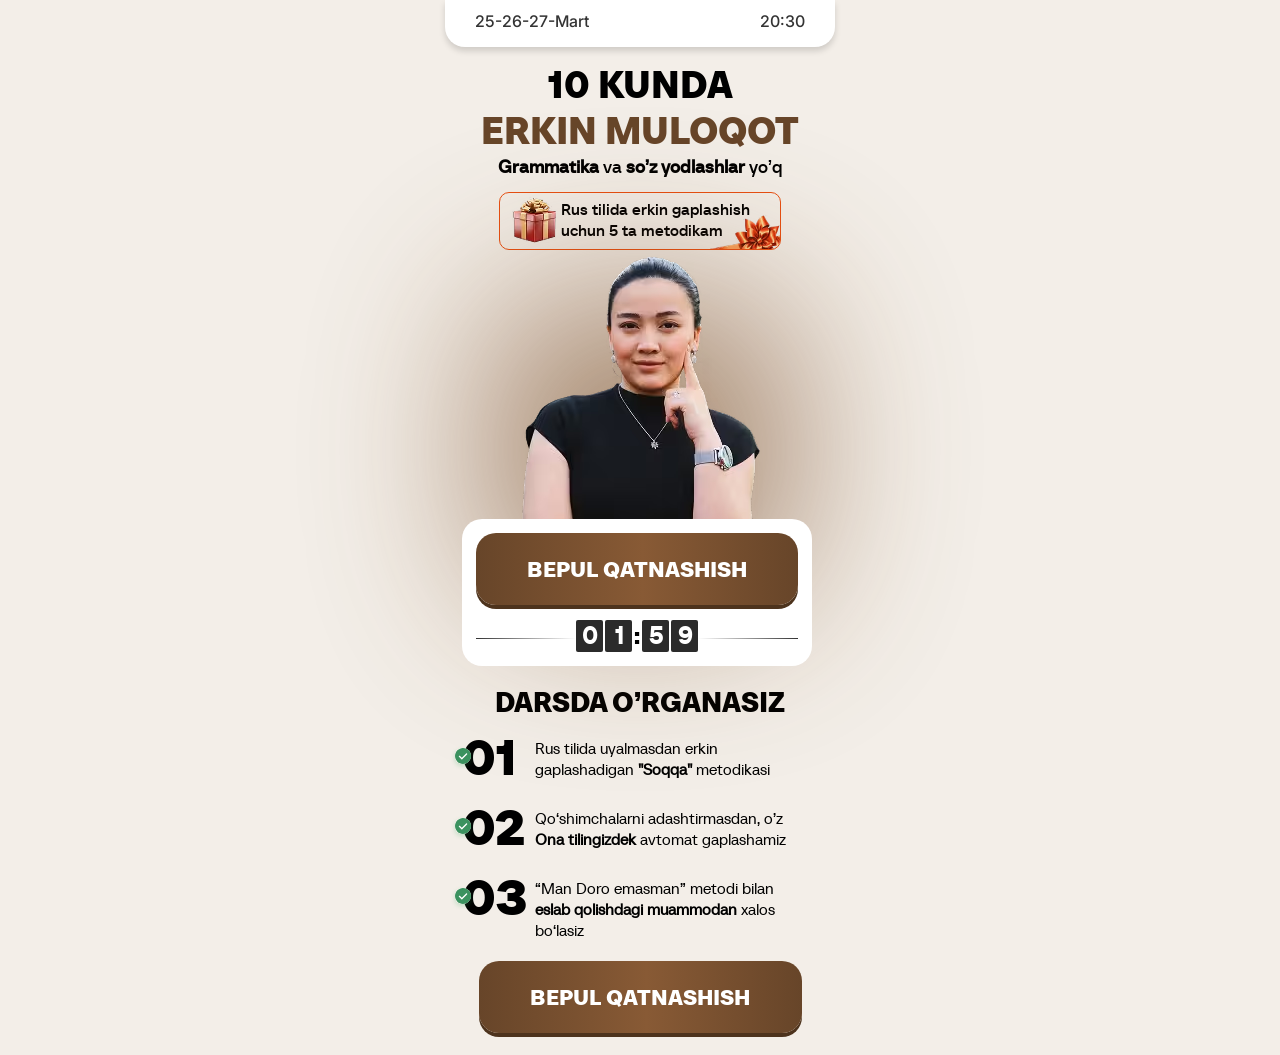
<file: b/index.html>
<!DOCTYPE html>
<html lang="en">

<head>
  <meta charset="UTF-8">
  <meta name="viewport" content="width=device-width, initial-scale=1.0">
  <title>b</title>
  <link rel="stylesheet" href="./css/main.css" media="print" onload="this.media='all'" />
  <noscript>
    <link rel="stylesheet" href="./css/main.css" />
  </noscript>

</head>

<body>

  <header class="header">
    <div class="header__container container">
      <p class="header__text">25-26-27-Mart</p>
      <p class="header__text">20:30</p>
    </div>
  </header>

  <section class="hero">
    <div class="hero__container container">
      <h1 class="title">10 kunda <br>
       <span>erkin muloqot</span></h1>
       <p class="hero__text"><b>Grammatika</b> va <b>so’z yodlashlar</b> yo’q</p>
        <div class="flex">
          <img src="./images/gift.avif" alt="img" class="gift" width="45" height="46" loading="lazy" decoding="async">
          <p class="flex__text">Rus tilida erkin gaplashish uchun 5 ta metodikam</p>
          <img src="./images/bantik.avif" alt="img" class="bantik" width="70" height="70" loading="lazy" decoding="async">
        </div>

        <div class="center">
          <div class="gradient">
            <img src="./images/logo.avif" alt="img" class="logo" width="245" height="305" fetchpriority="high" decoding="async">
          </div>
          <div class="center__bottom">
            <button class="btn">bepul qatnashish</button>
            <div class="timer-container">
              <div class="timer">
                <p class="timer__text"><span>0</span><span>1</span>:<span>5</span><span>9</span></p>
              </div>
            </div>
          </div>
        </div>

        <div class="bottom">
          <h2 class="bottom__title">darsda o’rganasiz</h2>
          <div class="bottom__flex">
            <h2 class="flex__title"><img src="./images/tiket.svg" alt="ticketImg" class="tiket">01</h2>
            <p class="bottom__text">Rus tilida uyalmasdan erkin gaplashadigan <b>"Soqqa"</b> metodikasi</p>
          </div>
          <div class="bottom__flex">
            <h2 class="flex__title"><img src="./images/tiket.svg" alt="ticketImg" class="tiket">02</h2>
            <p class="bottom__text">Qoʻshimchalarni adashtirmasdan, o’z <b>Ona tilingizdek</b> avtomat gaplashamiz</p>
          </div>
          <div class="bottom__flex">
            <h2 class="flex__title"><img src="./images/tiket.svg" alt="ticketImg" class="tiket">03</h2>
            <p class="bottom__text">“Man Doro emasman” metodi bilan <b>eslab qolishdagi muammodan</b> xalos boʻlasiz</p>
          </div>
           <button class="btn">bepul qatnashish</button>
        </div>
    </div>
  </section>

  <script src="./js/app.js"></script>

</body>

</html>
</file>
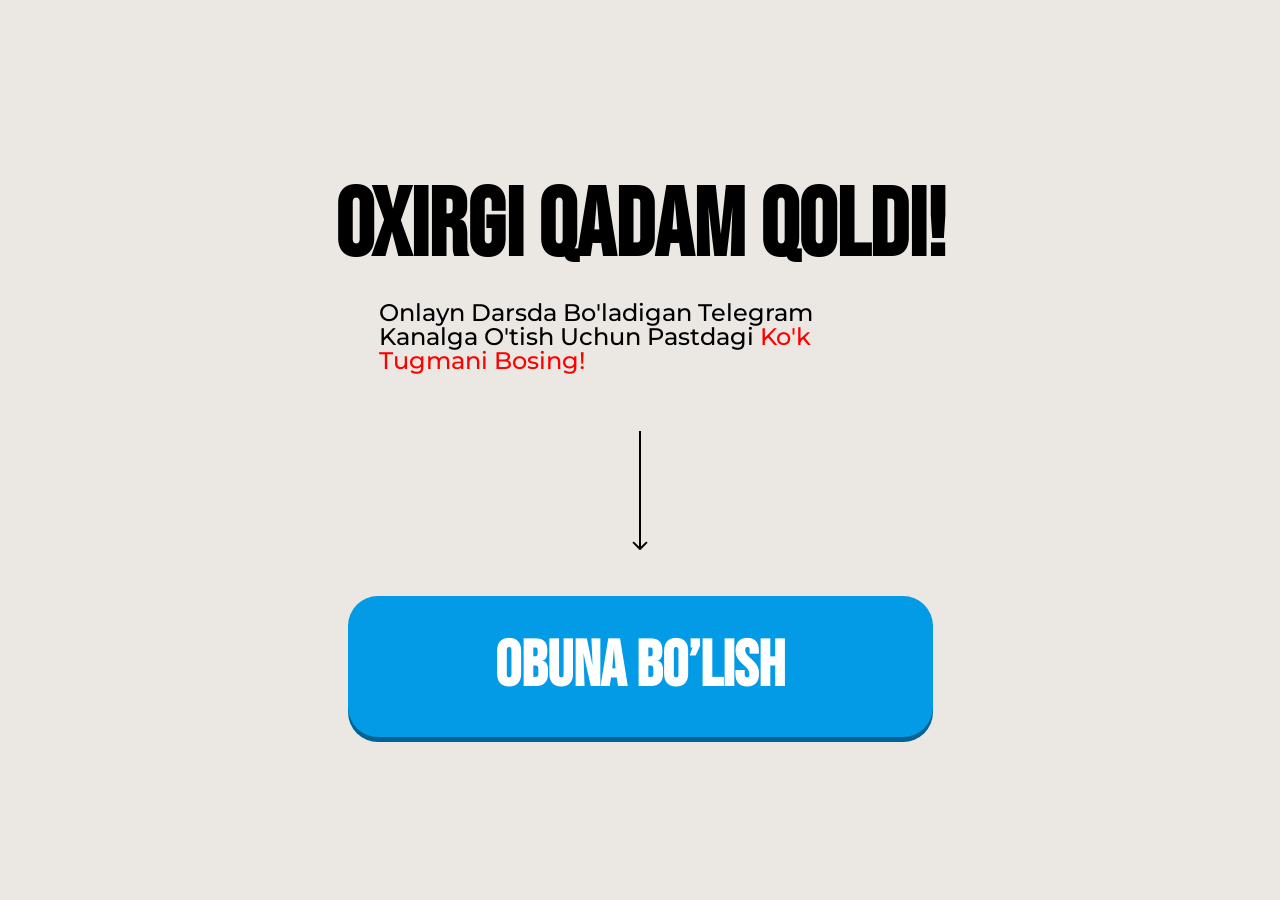
<file: a/thankYou.html>
<!DOCTYPE html>
<html lang="uz">
<head>
  <meta charset="UTF-8" />
  <meta name="viewport" content="width=device-width, initial-scale=1.0" />
  <title>Obuna Bo'lish</title>
  <style>* {margin: 0;padding: 0;box-sizing: border-box;}.header {padding-top: 0px;padding-bottom: 0px;background-color: #ebe8e3;min-height: 100vh;padding-top: 180px;}.header-container {margin-left: auto;margin-right: auto;max-width: 671px;width: 100%;display: flex;background-repeat: no-repeat;padding-left: 20px;padding-right: 20px;}.hero-left {max-width: 903px;width: 100%;display: flex;flex-direction: column;align-items: center;}.hero-title {font-family: "Bebas Neue", sans-serif;font-weight: 700;font-size: 96px;line-height: 100%;letter-spacing: 0%;text-align: center;margin-bottom: 25px;text-transform: uppercase;max-width: 622px;}.hero-text {font-family: "Montserrat", sans-serif;font-weight: 500;font-size: 24px;line-height: 100%;letter-spacing: 0%;margin-bottom: 58px;max-width: 522px;}.hero-text>span {color: #ff0000;}.hero-btn-box {max-width: 585px;width: 100%;}.hero-img {text-align: center;align-items: center;justify-content: center;margin-bottom: 46px;display: flex;margin-left: auto;margin-right: auto;}.hero-btn {display: flex;align-items: center;justify-content: center;font-family: "Bebas Neue", sans-serif;font-weight: 700;font-size: 64px;line-height: 100%;text-align: center;padding: 39px 0px 38px 0px;background-color: #039BE5; box-shadow: 0px 5px 0px 0px #006393;color: white;border-radius: 30px;max-width: 585px;width: 100%;border: none;text-transform: uppercase;margin-bottom: 42px;text-decoration: none;max-height: 142px;}.hero-box {padding: 0 35px 0 20px;border-radius: 10px;border: 1px solid #bcbcbc;background-color: #fff;max-width: 585px;width: 100%;display: flex;align-items: center;gap: 12px;}.hero-box-text {font-family: "Montserrat", sans-serif;font-weight: 600;font-size: 16px;line-height: 100%;letter-spacing: 0%;}.img {display: none;}.hero-box-img {width: 70px;min-height: 70px;}@media (max-width: 500px) {.header {padding-top: 30%;padding-bottom: 0px;background-image: none;}.hero-left {display: block;}.header-container {margin-left: auto;margin-right: auto;text-align: center;padding-left: 10px;padding-right: 10px;}.hero-title {font-weight: 700;font-size: 40px;line-height: 100%;letter-spacing: 0%;text-align: center;margin-bottom: 5px;}.hero-text {font-weight: 500;font-size: 14px;line-height: 100%;letter-spacing: 0%;margin-bottom: 28px;max-width: 355px;width: 100%;margin-left: auto;margin-right: auto;}.hero-img {margin-bottom: 24px;height: 69px;}.hero-btn {font-weight: 700;font-size: 32px;line-height: 100%;letter-spacing: 0%;text-align: center;padding: 23px 0px 20px 0px;border-radius: 30px;max-width: 345px;width: 100%;margin-left: auto;margin-right: auto;margin-bottom: 25px;}.hero-box {padding: 5px 10px 10px 9px;border-radius: 10px;text-align: left;max-width: 372px;margin-left: auto;margin-right: auto;}.hero-box-img {max-width: 41px;width: 41px;min-width: 41px;height: auto;object-fit: contain;min-height: 40px;}.hero-box-text {font-weight: 600;font-size: 11px;line-height: 130%;letter-spacing: 0%;padding-top: 3px;padding-bottom: 2px;}.img {display: flex;max-width: 632px;width: 100%;margin-left: auto;margin-right: auto;width: 100%;object-fit: cover;height: auto;}}.footer {padding-top: 25px;padding-bottom: 25px;background-color: black;}.footer__container {display: flex;align-items: center;justify-content: center;}.footer__link {color: white;font-size: 16px;font-weight: 400;font-family: sans-serif;text-decoration: none;b {font-weight: 700;text-decoration: underline;}}</style>
  <link rel="preload" href="https://fonts.googleapis.com/css2?family=Bebas+Neue" as="style" />
  <link rel="preload" href="https://fonts.googleapis.com/css2?family=Montserrat:wght@500;600;700" as="style" />
  <link href="https://fonts.googleapis.com/css2?family=Bebas+Neue&family=Montserrat:wght@500;600;700&display=swap" rel="stylesheet" />
  <meta name="facebook-domain-verification" content="mfv7rxk1x52m74u5ntl4uczo7xzr1r" />
</head>
<body>
  <section class="header">
    <div class="header-container">
      <div class="hero-left">
        <h2 class="hero-title">oxirgi qadam qoldi!</h2>
        <p class="hero-text">
         Onlayn Darsda Bo'ladigan Telegram Kanalga O'tish Uchun Pastdagi <span>Ko'k Tugmani Bosing!</span>
        </p>
        <div class="hero-btn-box">
          <img class="hero-img" src="./images/thankyou.svg" alt="Arrow icon" />
          <a href="#" class="hero-btn thankYouBtn">obuna bo’lish</a>
        </div>
      </div>
    </div>
  </section>
  <script defer src="./js/thankYou.js"></script>
</body>

</html>
</file>
<file: b/css/main.css>
@font-face {
	font-family: Inter;
	src: url(../fonts/Inter/Inter_18pt-Medium.woff2);
	font-display: swap;
}

@font-face {
	font-family: NeosBold;
	src: url(../fonts/TTNeorisTrial/TT\ Neoris\ Trial\ Bold.woff2);
	font-display: swap;
}
@font-face {
	font-family: NeosMedium;
	src: url(../fonts/TTNeorisTrial/TT\ Neoris\ Trial\ Medium.woff2);
	font-display: swap;
}
@font-face {
	font-family: NeosRegular;
	src: url(../fonts/TTNeorisTrial/TT\ Neoris\ Trial\ Regular.woff2);
	font-display: swap;
}

* {
	margin: 0;
	padding: 0;
	box-sizing: border-box;
}

body {
	background-color: #f3eee8;
}

.container {
	max-width: 390px;
	margin-left: auto;
	margin-right: auto;
	padding-left: 17px;
	padding-right: 17px;
}

.header {
	padding-top: 0;
	padding-bottom: 8px;
}
.header__container {
	padding: 11px 30px 16px 30px;
	background-color: white;
	border-bottom-left-radius: 20px;
	border-bottom-right-radius: 20px;
	box-shadow: 0px 4px 6.6px 0px #00000026;
	display: flex;
	align-items: center;
	justify-content: space-between;
}
.header__text {
	font-family: Inter;
	font-weight: 500;
	letter-spacing: 0%;
	background: var(--color-black-80, #000000cc);
	color: transparent;
	background-clip: text;
}

.hero {
	padding-top: 8px;
	padding-bottom: 22px;
}
.title {
	font-family: NeosBold;
	font-weight: 700;
	font-size: 38px;
	line-height: 120%;
	text-align: center;
	text-transform: uppercase;
	color: #000000;
	margin-bottom: 4px;
}

.title span {
	color: #674529;
}

.hero__text {
	font-family: NeosMedium;
	font-weight: 400;
	font-size: 18px;
	line-height: 100%;
	text-align: center;
	margin-bottom: 16px;
	color: #000000;
}

.flex {
	display: flex;
	align-items: center;
	max-width: 282px;
	width: 100%;
	border: 0.5px solid #e94f11;
	margin-left: auto;
	margin-right: auto;
	padding: 4px 0px 6px 12px;
	position: relative;
	overflow: hidden;
	border-radius: 10px;
}
.flex__text {
	font-family: NeosMedium;
	font-weight: 500;
	font-style: Medium;
	font-size: 16px;
	line-height: 130%;
	letter-spacing: 0%;
	padding-left: 4px;
}
.bantik {
	object-fit: cover;
	position: absolute;
	right: 0;
	top: -12px;
}

.center {
	padding-top: 4px;
	padding-bottom: 100px;
}

.gradient {
	position: relative;
	display: flex;
	justify-content: center;
	align-items: center;
	margin: 0 auto;
	margin-bottom: 80px;
}

.gradient::before {
	content: '';
	position: absolute;
	bottom: -320px;
	left: 50%;
	transform: translate(-50%, -50%);
	width: 380px;
	height: 380px;
	background: radial-gradient(circle, #6d3c14 0%, rgba(109, 60, 20, 0) 100%);
	filter: blur(80px);
	z-index: 1;
	opacity: 0.8;
}

.logo {
	position: relative;
	z-index: 2;
	display: block;
	margin-bottom: -50px;
}

.center__bottom {
	background-color: white;
	z-index: 11;
	position: absolute;
	max-width: 350px;
	width: 100%;
	margin-top: -70px;
	padding: 14px 14px 14px 14px;
	border-radius: 20px;
}

.timer-container {
	display: flex;
	align-items: center;
	width: 100%;
	max-width: 400px; /* O'zingga qarab mosla */
	margin: 0 auto;
}

.timer-container::before {
	content: '';
	flex: 1;
	height: 1px;
	background: linear-gradient(
		to left,
		rgba(0, 0, 0, 0) 0%,
		rgba(0, 0, 0, 0.8) 100%
	);
	margin-bottom: -20px;
}

/* O'ng tomondagi chiziq (Chapga qarab to'qlashadi) */
.timer-container::after {
	content: '';
	flex: 1;
	height: 1px;
	background: linear-gradient(
		to right,
		rgba(0, 0, 0, 0) 0%,
		rgba(0, 0, 0, 0.8) 100%
	);
	margin-bottom: -20px;
}
.btn {
	font-family: NeosBold;
	font-weight: 700;
	font-size: 22px;
	line-height: 100%;
	text-align: center;
	text-transform: uppercase;
	max-width: 323px;
	width: 100%;
	display: flex;
	align-items: center;
	justify-content: center;
	margin-left: auto;
	margin-right: auto;
	color: #ffffff;
	background: linear-gradient(90deg, #674529 0%, #885a35 51.92%, #674529 100%);
	box-shadow: 0px 4px 0px 0px #4d331d;
	padding: 25px 0;
	border-radius: 20px;
	border: none;
}
.timer__text {
	font-family: NeosBold;
	font-weight: 600;
	font-size: 24px;
	line-height: 100%;
	text-align: center;
	text-transform: uppercase;
	padding-top: 15px;
	display: flex;
	align-items: center;
	justify-content: center;
	gap: 2px;
}

.timer__text span {
	font-family: NeosMedium;
	font-weight: 600;
	font-size: 24px;
	line-height: 100%;
	text-align: center;
	text-transform: uppercase;
	background-color: #2b2b2b;
	color: #ffffff;
	border-radius: 2px;
	display: flex;
	align-items: center;
	justify-content: center;
	border: none;
	width: 27px;
	height: 32px;
}

.bottom {
}
.bottom__title {
	font-family: NeosBold;
	font-weight: 700;
	font-size: 28px;
	line-height: 100%;
	text-align: center;
	text-transform: uppercase;
	margin-bottom: 16px;
	color: #000000;
}
.bottom__flex {
  display: flex;
  align-items: flex-start; 
  gap: 15px; 
  max-width: 341px;
  width: 100%;
  margin-bottom: 20px; 
}

.flex__title {
  font-family: NeosBold;
  font-weight: 700;
  font-size: 50px;
  line-height: 1;
  text-transform: uppercase;
  position: relative;
  display: flex;
  align-items: center;
  width: 58px;
}

.tiket {
  position: absolute;
  top: 50%;
  left: -11px;
  transform: translateY(-50%);
}

.bottom__text {
  font-family: NeosRegular;
  font-weight: 400;
  font-size: 16px;
  line-height: 130%;
  max-width: 261px;
  width: 100%;
  padding-top: 5px; 
}
</file>
